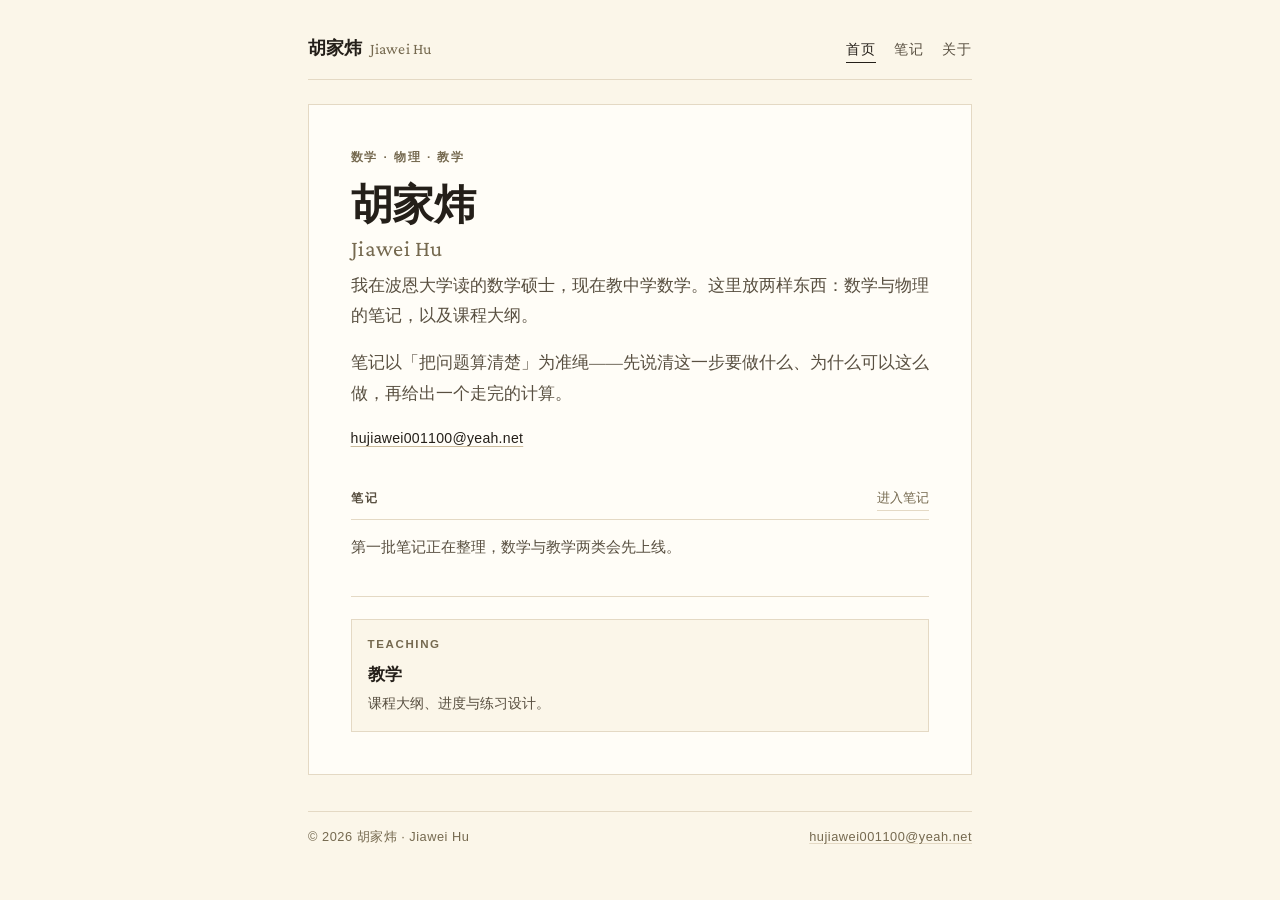
<file: index.html>
<!DOCTYPE html><html lang="zh-CN"><head><meta charset="utf-8"><meta name="viewport" content="width=device-width, initial-scale=1"><meta name="generator" content="Astro v7.4.6"><meta name="theme-color" content="#fbf6e9"><title>胡家炜 · Jiawei Hu</title><meta name="description" content="胡家炜（Jiawei Hu）：数学与物理笔记、教学材料。"><link rel="canonical" href="https://morpheus423.github.io/"><link rel="icon" href="/favicon.svg" type="image/svg+xml"><link rel="sitemap" href="/sitemap-index.xml"><meta property="og:type" content="website"><meta property="og:site_name" content="胡家炜 · Jiawei Hu"><meta property="og:title" content="胡家炜 · Jiawei Hu"><meta property="og:description" content="胡家炜（Jiawei Hu）：数学与物理笔记、教学材料。"><meta property="og:url" content="https://morpheus423.github.io/"><meta name="twitter:card" content="summary"><meta name="twitter:title" content="胡家炜 · Jiawei Hu"><meta name="twitter:description" content="胡家炜（Jiawei Hu）：数学与物理笔记、教学材料。"><link rel="preconnect" href="https://fonts.googleapis.com"><link rel="preconnect" href="https://fonts.gstatic.com" crossorigin><link rel="stylesheet" href="https://fonts.googleapis.com/css2?family=Crimson+Pro:ital,wght@0,400;0,500;0,600;1,400&display=swap"><link rel="stylesheet" href="/_astro/Base.ecWOTzEz.css"><script type="module" src="/_astro/page.B3sWyS9n.js"></script></head><body><div class="shell"><header class="site-header"><div class="masthead"><a class="brand" href="/">胡家炜<span class="brand-latin">Jiawei Hu</span></a><nav class="site-nav" aria-label="主导航"><ul><li><a href="/" aria-current="page">首页</a></li><li><a href="/notes/">笔记</a></li><li><a href="/about/">关于</a></li></ul></nav></div></header><main id="main" class="sheet"><section class="hero"><p class="eyebrow">数学 · 物理 · 教学</p><h1>胡家炜<span class="latin">Jiawei Hu</span></h1><p class="lead">我在波恩大学读的数学硕士，现在教中学数学。这里放两样东西：数学与物理的笔记，以及课程大纲。</p><p class="lead">笔记以「把问题算清楚」为准绳——先说清这一步要做什么、为什么可以这么做，再给出一个走完的计算。</p><p class="contact"><a href="mailto:hujiawei001100@yeah.net">hujiawei001100@yeah.net</a></p></section><section class="block"><div class="block-head"><h2>笔记</h2><a class="more" href="/notes/">进入笔记</a></div><p class="empty">第一批笔记正在整理，数学与教学两类会先上线。</p></section><div class="entries"><a class="entry" href="/notes/teaching/"><span class="entry-label">Teaching</span><span class="entry-title">教学</span><span class="entry-desc">课程大纲、进度与练习设计。</span></a></div></main><footer class="site-footer"><div class="foot-row"><span>© 2026 胡家炜 · Jiawei Hu</span><span><a href="mailto:hujiawei001100@yeah.net">hujiawei001100@yeah.net</a></span></div></footer></div></body></html>
</file>
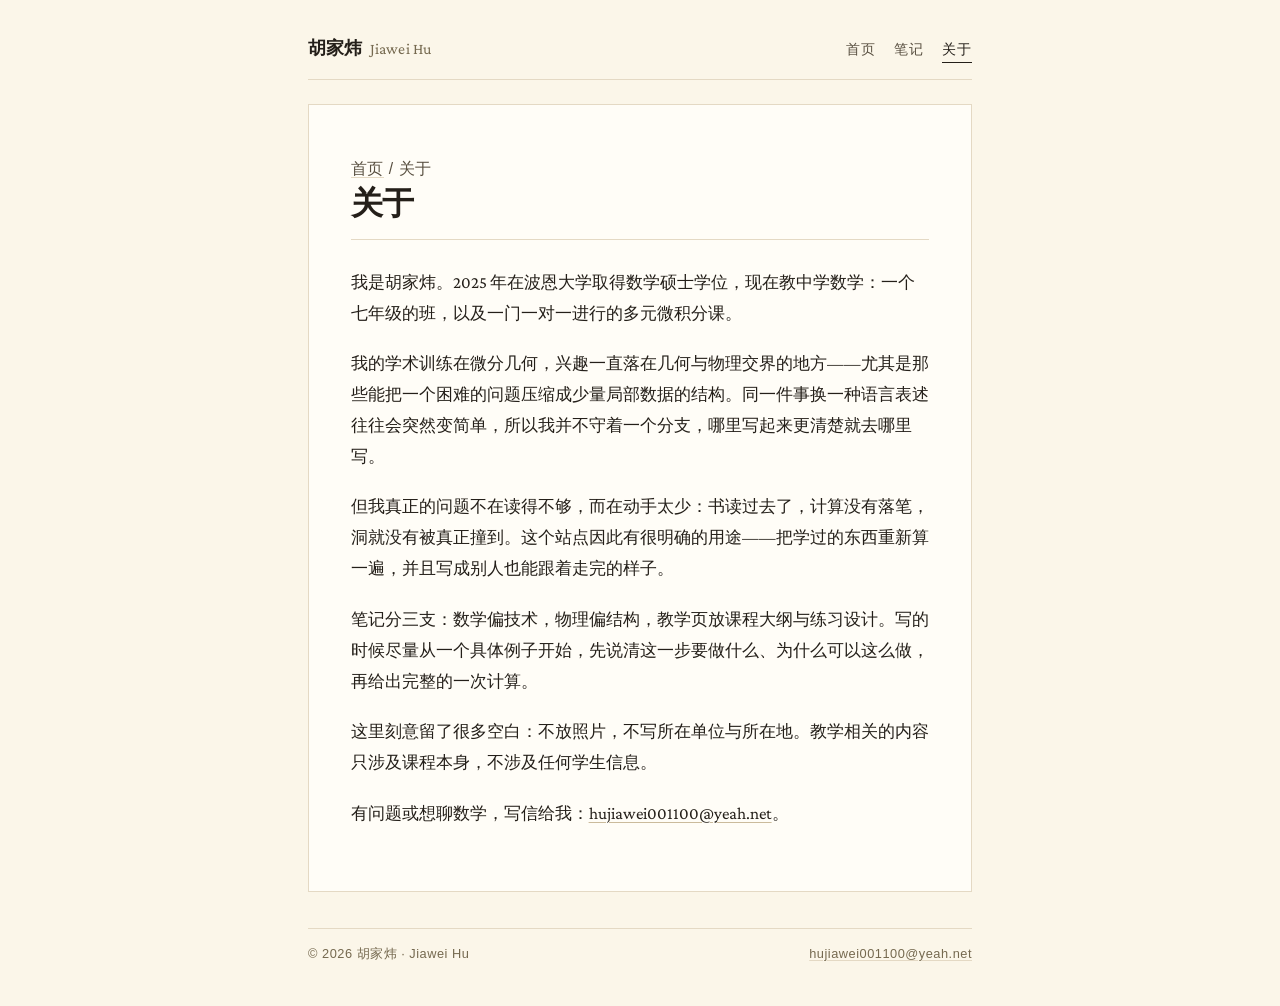
<file: about/index.html>
<!DOCTYPE html><html lang="zh-CN"><head><meta charset="utf-8"><meta name="viewport" content="width=device-width, initial-scale=1"><meta name="generator" content="Astro v7.4.6"><meta name="theme-color" content="#fbf6e9"><title>关于 · 胡家炜 · Jiawei Hu</title><meta name="description" content="胡家炜：波恩大学数学硕士，现为中学数学教师。关于这份主页的说明。"><link rel="canonical" href="https://morpheus423.github.io/about/"><link rel="icon" href="/favicon.svg" type="image/svg+xml"><link rel="sitemap" href="/sitemap-index.xml"><meta property="og:type" content="website"><meta property="og:site_name" content="胡家炜 · Jiawei Hu"><meta property="og:title" content="关于 · 胡家炜 · Jiawei Hu"><meta property="og:description" content="胡家炜：波恩大学数学硕士，现为中学数学教师。关于这份主页的说明。"><meta property="og:url" content="https://morpheus423.github.io/about/"><meta name="twitter:card" content="summary"><meta name="twitter:title" content="关于 · 胡家炜 · Jiawei Hu"><meta name="twitter:description" content="胡家炜：波恩大学数学硕士，现为中学数学教师。关于这份主页的说明。"><link rel="preconnect" href="https://fonts.googleapis.com"><link rel="preconnect" href="https://fonts.gstatic.com" crossorigin><link rel="stylesheet" href="https://fonts.googleapis.com/css2?family=Crimson+Pro:ital,wght@0,400;0,500;0,600;1,400&display=swap"><link rel="stylesheet" href="/_astro/Base.ecWOTzEz.css"><script type="module" src="/_astro/page.B3sWyS9n.js"></script></head><body><div class="shell"><header class="site-header"><div class="masthead"><a class="brand" href="/">胡家炜<span class="brand-latin">Jiawei Hu</span></a><nav class="site-nav" aria-label="主导航"><ul><li><a href="/">首页</a></li><li><a href="/notes/">笔记</a></li><li><a href="/about/" aria-current="page">关于</a></li></ul></nav></div></header><main id="main" class="sheet"><header class="page-head"><p class="crumbs"><a href="/">首页</a> / 关于</p><h1>关于</h1></header><div class="prose"><p>我是胡家炜。2025 年在波恩大学取得数学硕士学位，现在教中学数学：一个七年级的班，以及一门一对一进行的多元微积分课。</p><p>我的学术训练在微分几何，兴趣一直落在几何与物理交界的地方——尤其是那些能把一个困难的问题压缩成少量局部数据的结构。同一件事换一种语言表述往往会突然变简单，所以我并不守着一个分支，哪里写起来更清楚就去哪里写。</p><p>但我真正的问题不在读得不够，而在动手太少：书读过去了，计算没有落笔，洞就没有被真正撞到。这个站点因此有很明确的用途——把学过的东西重新算一遍，并且写成别人也能跟着走完的样子。</p><p>笔记分三支：数学偏技术，物理偏结构，教学页放课程大纲与练习设计。写的时候尽量从一个具体例子开始，先说清这一步要做什么、为什么可以这么做，再给出完整的一次计算。</p><p>这里刻意留了很多空白：不放照片，不写所在单位与所在地。教学相关的内容只涉及课程本身，不涉及任何学生信息。</p><p>有问题或想聊数学，写信给我：<a href="mailto:hujiawei001100@yeah.net">hujiawei001100@yeah.net</a>。</p></div></main><footer class="site-footer"><div class="foot-row"><span>© 2026 胡家炜 · Jiawei Hu</span><span><a href="mailto:hujiawei001100@yeah.net">hujiawei001100@yeah.net</a></span></div></footer></div></body></html>
</file>
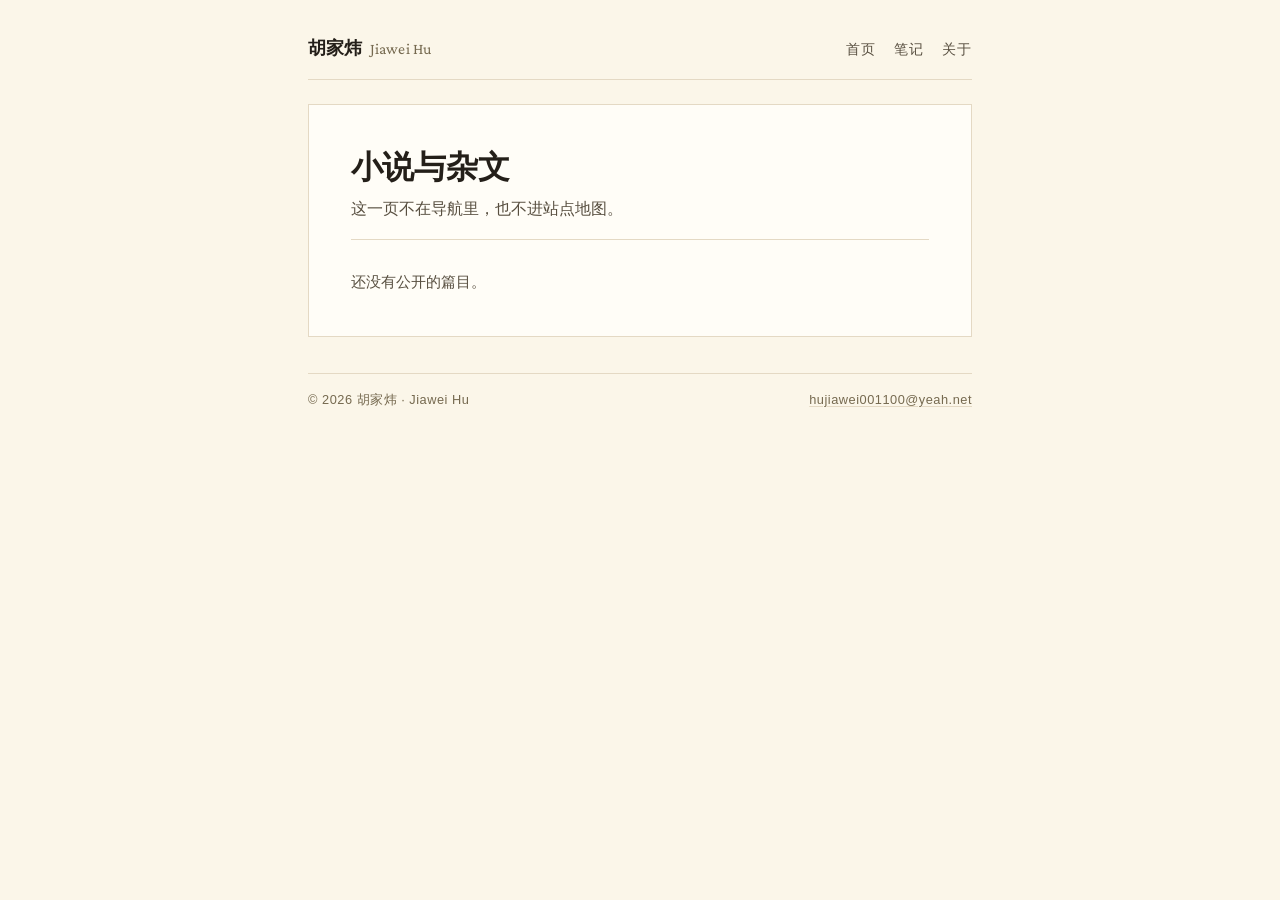
<file: fiction/index.html>
<!DOCTYPE html><html lang="zh-CN"><head><meta charset="utf-8"><meta name="viewport" content="width=device-width, initial-scale=1"><meta name="generator" content="Astro v7.4.6"><meta name="theme-color" content="#fbf6e9"><title>杂记 · 胡家炜 · Jiawei Hu</title><meta name="description" content="小说与杂文。"><link rel="canonical" href="https://morpheus423.github.io/fiction/"><link rel="icon" href="/favicon.svg" type="image/svg+xml"><link rel="sitemap" href="/sitemap-index.xml"><meta name="robots" content="noindex, nofollow"><meta property="og:type" content="website"><meta property="og:site_name" content="胡家炜 · Jiawei Hu"><meta property="og:title" content="杂记 · 胡家炜 · Jiawei Hu"><meta property="og:description" content="小说与杂文。"><meta property="og:url" content="https://morpheus423.github.io/fiction/"><meta name="twitter:card" content="summary"><meta name="twitter:title" content="杂记 · 胡家炜 · Jiawei Hu"><meta name="twitter:description" content="小说与杂文。"><link rel="preconnect" href="https://fonts.googleapis.com"><link rel="preconnect" href="https://fonts.gstatic.com" crossorigin><link rel="stylesheet" href="https://fonts.googleapis.com/css2?family=Crimson+Pro:ital,wght@0,400;0,500;0,600;1,400&display=swap"><link rel="stylesheet" href="/_astro/Base.ecWOTzEz.css"><script type="module" src="/_astro/page.B3sWyS9n.js"></script></head><body><div class="shell"><header class="site-header"><div class="masthead"><a class="brand" href="/">胡家炜<span class="brand-latin">Jiawei Hu</span></a><nav class="site-nav" aria-label="主导航"><ul><li><a href="/">首页</a></li><li><a href="/notes/">笔记</a></li><li><a href="/about/">关于</a></li></ul></nav></div></header><main id="main" class="sheet"><header class="page-head"><h1>小说与杂文</h1><p>这一页不在导航里，也不进站点地图。</p></header><p class="empty">还没有公开的篇目。</p></main><footer class="site-footer"><div class="foot-row"><span>© 2026 胡家炜 · Jiawei Hu</span><span><a href="mailto:hujiawei001100@yeah.net">hujiawei001100@yeah.net</a></span></div></footer></div></body></html>
</file>
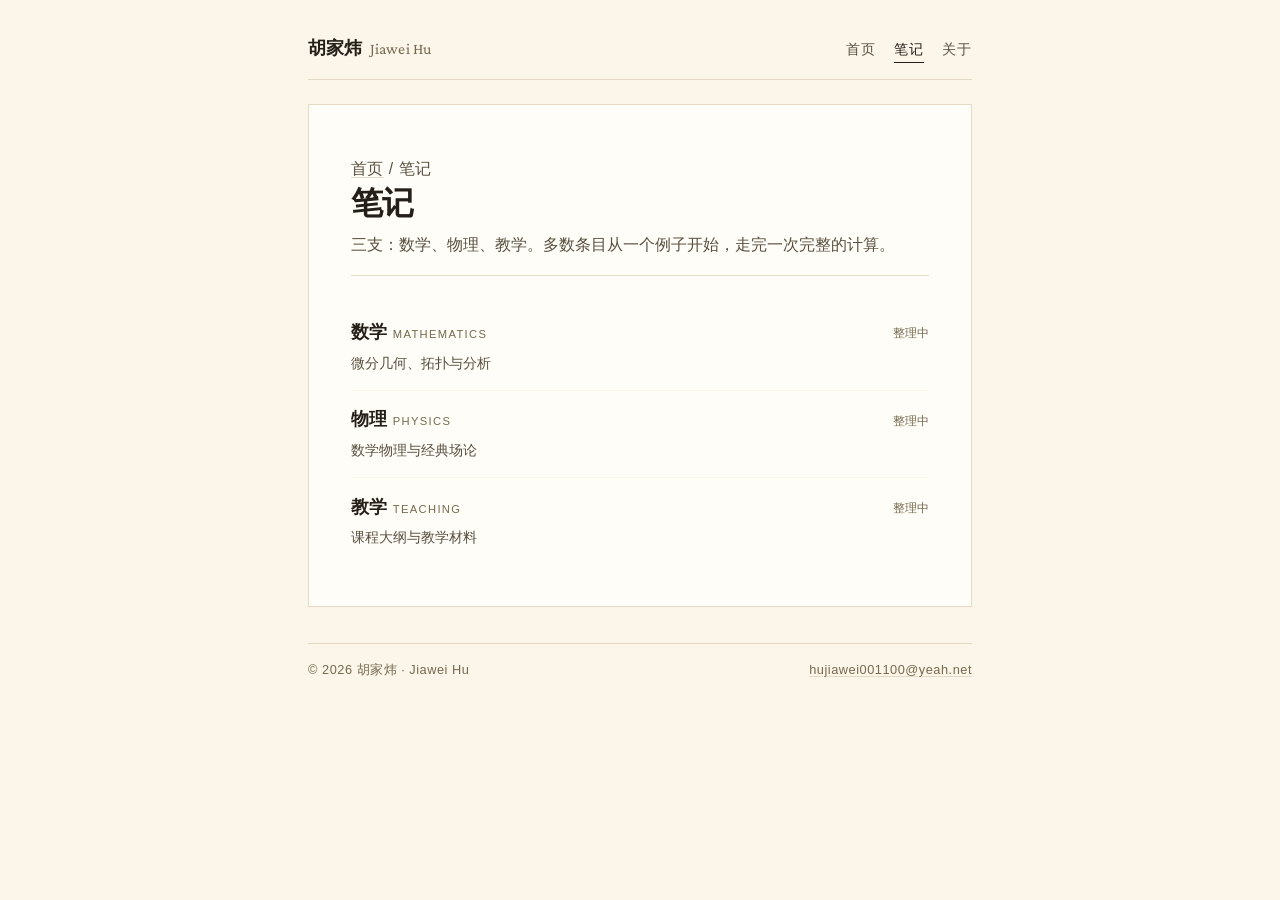
<file: notes/index.html>
<!DOCTYPE html><html lang="zh-CN"><head><meta charset="utf-8"><meta name="viewport" content="width=device-width, initial-scale=1"><meta name="generator" content="Astro v7.4.6"><meta name="theme-color" content="#fbf6e9"><title>笔记 · 胡家炜 · Jiawei Hu</title><meta name="description" content="数学、物理与教学三类笔记：微分几何、拓扑、数学物理，以及课程大纲。"><link rel="canonical" href="https://morpheus423.github.io/notes/"><link rel="icon" href="/favicon.svg" type="image/svg+xml"><link rel="sitemap" href="/sitemap-index.xml"><meta property="og:type" content="website"><meta property="og:site_name" content="胡家炜 · Jiawei Hu"><meta property="og:title" content="笔记 · 胡家炜 · Jiawei Hu"><meta property="og:description" content="数学、物理与教学三类笔记：微分几何、拓扑、数学物理，以及课程大纲。"><meta property="og:url" content="https://morpheus423.github.io/notes/"><meta name="twitter:card" content="summary"><meta name="twitter:title" content="笔记 · 胡家炜 · Jiawei Hu"><meta name="twitter:description" content="数学、物理与教学三类笔记：微分几何、拓扑、数学物理，以及课程大纲。"><link rel="preconnect" href="https://fonts.googleapis.com"><link rel="preconnect" href="https://fonts.gstatic.com" crossorigin><link rel="stylesheet" href="https://fonts.googleapis.com/css2?family=Crimson+Pro:ital,wght@0,400;0,500;0,600;1,400&display=swap"><link rel="stylesheet" href="/_astro/Base.ecWOTzEz.css"><script type="module" src="/_astro/page.B3sWyS9n.js"></script></head><body><div class="shell"><header class="site-header"><div class="masthead"><a class="brand" href="/">胡家炜<span class="brand-latin">Jiawei Hu</span></a><nav class="site-nav" aria-label="主导航"><ul><li><a href="/">首页</a></li><li><a href="/notes/" aria-current="page">笔记</a></li><li><a href="/about/">关于</a></li></ul></nav></div></header><main id="main" class="sheet"><header class="page-head"><p class="crumbs"><a href="/">首页</a> / 笔记</p><h1>笔记</h1><p>三支：数学、物理、教学。多数条目从一个例子开始，走完一次完整的计算。</p></header><ul class="branch-list"><li><a class="branch-link" href="/notes/math/"><span class="branch-name">数学<small>Mathematics</small></span><span class="branch-count">整理中</span><span class="branch-desc">微分几何、拓扑与分析</span></a></li><li><a class="branch-link" href="/notes/physics/"><span class="branch-name">物理<small>Physics</small></span><span class="branch-count">整理中</span><span class="branch-desc">数学物理与经典场论</span></a></li><li><a class="branch-link" href="/notes/teaching/"><span class="branch-name">教学<small>Teaching</small></span><span class="branch-count">整理中</span><span class="branch-desc">课程大纲与教学材料</span></a></li></ul></main><footer class="site-footer"><div class="foot-row"><span>© 2026 胡家炜 · Jiawei Hu</span><span><a href="mailto:hujiawei001100@yeah.net">hujiawei001100@yeah.net</a></span></div></footer></div></body></html>
</file>
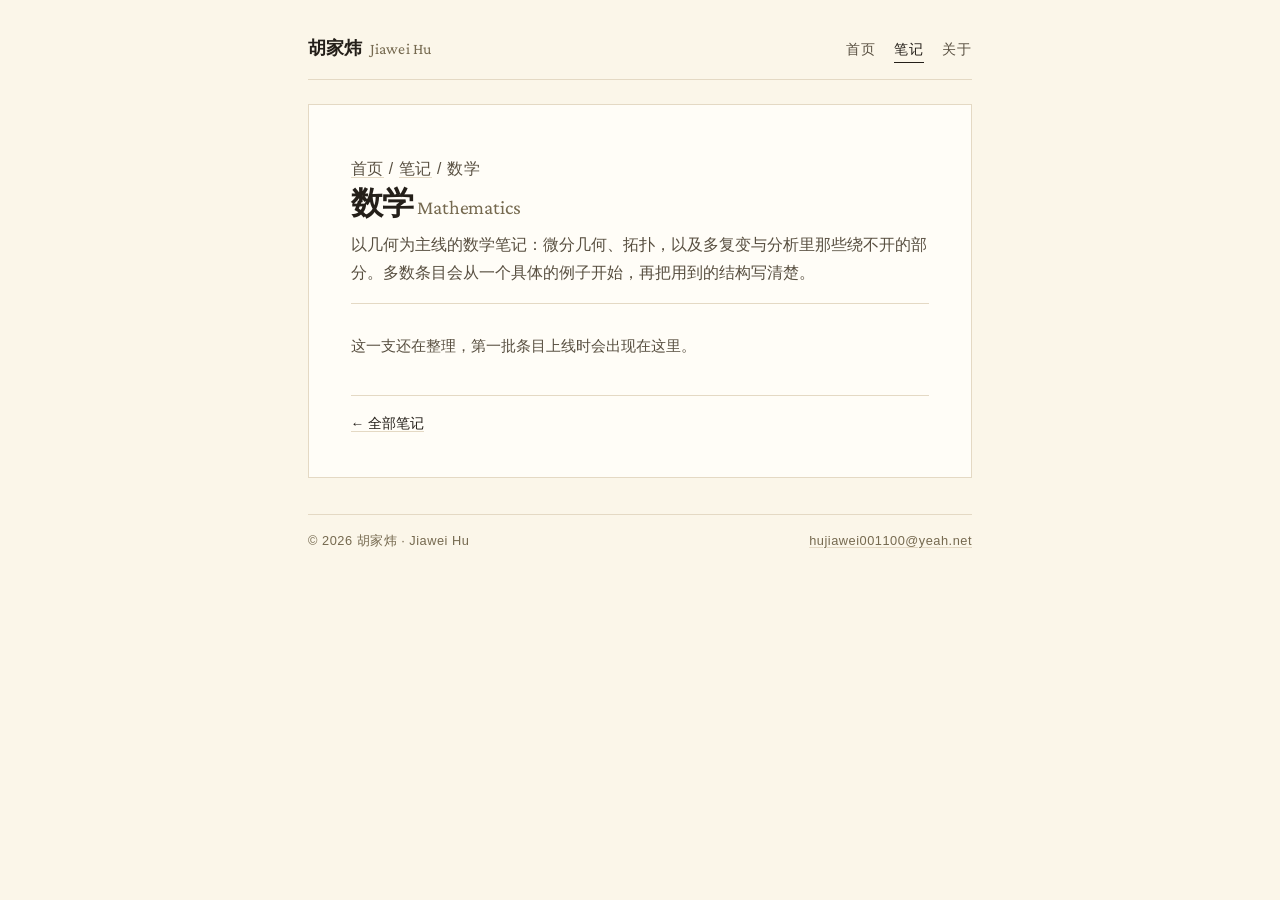
<file: notes/math/index.html>
<!DOCTYPE html><html lang="zh-CN"><head><meta charset="utf-8"><meta name="viewport" content="width=device-width, initial-scale=1"><meta name="generator" content="Astro v7.4.6"><meta name="theme-color" content="#fbf6e9"><title>数学 · 胡家炜 · Jiawei Hu</title><meta name="description" content="微分几何、拓扑与分析"><link rel="canonical" href="https://morpheus423.github.io/notes/math/"><link rel="icon" href="/favicon.svg" type="image/svg+xml"><link rel="sitemap" href="/sitemap-index.xml"><meta property="og:type" content="website"><meta property="og:site_name" content="胡家炜 · Jiawei Hu"><meta property="og:title" content="数学 · 胡家炜 · Jiawei Hu"><meta property="og:description" content="微分几何、拓扑与分析"><meta property="og:url" content="https://morpheus423.github.io/notes/math/"><meta name="twitter:card" content="summary"><meta name="twitter:title" content="数学 · 胡家炜 · Jiawei Hu"><meta name="twitter:description" content="微分几何、拓扑与分析"><link rel="preconnect" href="https://fonts.googleapis.com"><link rel="preconnect" href="https://fonts.gstatic.com" crossorigin><link rel="stylesheet" href="https://fonts.googleapis.com/css2?family=Crimson+Pro:ital,wght@0,400;0,500;0,600;1,400&display=swap"><link rel="stylesheet" href="/_astro/Base.ecWOTzEz.css"><script type="module" src="/_astro/page.B3sWyS9n.js"></script></head><body><div class="shell"><header class="site-header"><div class="masthead"><a class="brand" href="/">胡家炜<span class="brand-latin">Jiawei Hu</span></a><nav class="site-nav" aria-label="主导航"><ul><li><a href="/">首页</a></li><li><a href="/notes/" aria-current="page">笔记</a></li><li><a href="/about/">关于</a></li></ul></nav></div></header><main id="main" class="sheet"><header class="page-head"><p class="crumbs"><a href="/">首页</a> / <a href="/notes/">笔记</a> / 数学</p><h1>数学<span class="branch-en">Mathematics</span></h1><p>以几何为主线的数学笔记：微分几何、拓扑，以及多复变与分析里那些绕不开的部分。多数条目会从一个具体的例子开始，再把用到的结构写清楚。</p></header><p class="empty">这一支还在整理，第一批条目上线时会出现在这里。</p><p class="back-link"><a href="/notes/">← 全部笔记</a></p></main><footer class="site-footer"><div class="foot-row"><span>© 2026 胡家炜 · Jiawei Hu</span><span><a href="mailto:hujiawei001100@yeah.net">hujiawei001100@yeah.net</a></span></div></footer></div></body></html>
</file>
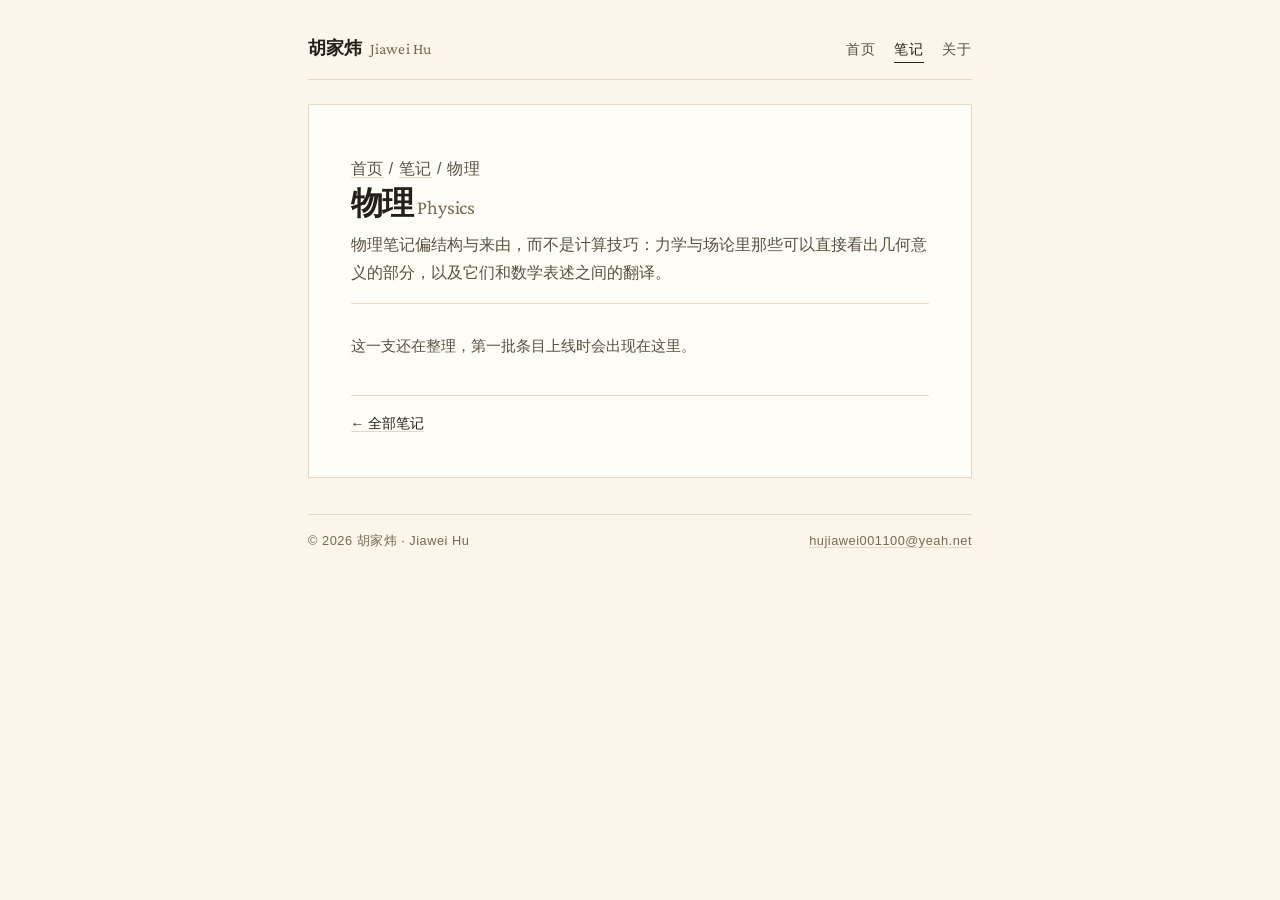
<file: notes/physics/index.html>
<!DOCTYPE html><html lang="zh-CN"><head><meta charset="utf-8"><meta name="viewport" content="width=device-width, initial-scale=1"><meta name="generator" content="Astro v7.4.6"><meta name="theme-color" content="#fbf6e9"><title>物理 · 胡家炜 · Jiawei Hu</title><meta name="description" content="数学物理与经典场论"><link rel="canonical" href="https://morpheus423.github.io/notes/physics/"><link rel="icon" href="/favicon.svg" type="image/svg+xml"><link rel="sitemap" href="/sitemap-index.xml"><meta property="og:type" content="website"><meta property="og:site_name" content="胡家炜 · Jiawei Hu"><meta property="og:title" content="物理 · 胡家炜 · Jiawei Hu"><meta property="og:description" content="数学物理与经典场论"><meta property="og:url" content="https://morpheus423.github.io/notes/physics/"><meta name="twitter:card" content="summary"><meta name="twitter:title" content="物理 · 胡家炜 · Jiawei Hu"><meta name="twitter:description" content="数学物理与经典场论"><link rel="preconnect" href="https://fonts.googleapis.com"><link rel="preconnect" href="https://fonts.gstatic.com" crossorigin><link rel="stylesheet" href="https://fonts.googleapis.com/css2?family=Crimson+Pro:ital,wght@0,400;0,500;0,600;1,400&display=swap"><link rel="stylesheet" href="/_astro/Base.ecWOTzEz.css"><script type="module" src="/_astro/page.B3sWyS9n.js"></script></head><body><div class="shell"><header class="site-header"><div class="masthead"><a class="brand" href="/">胡家炜<span class="brand-latin">Jiawei Hu</span></a><nav class="site-nav" aria-label="主导航"><ul><li><a href="/">首页</a></li><li><a href="/notes/" aria-current="page">笔记</a></li><li><a href="/about/">关于</a></li></ul></nav></div></header><main id="main" class="sheet"><header class="page-head"><p class="crumbs"><a href="/">首页</a> / <a href="/notes/">笔记</a> / 物理</p><h1>物理<span class="branch-en">Physics</span></h1><p>物理笔记偏结构与来由，而不是计算技巧：力学与场论里那些可以直接看出几何意义的部分，以及它们和数学表述之间的翻译。</p></header><p class="empty">这一支还在整理，第一批条目上线时会出现在这里。</p><p class="back-link"><a href="/notes/">← 全部笔记</a></p></main><footer class="site-footer"><div class="foot-row"><span>© 2026 胡家炜 · Jiawei Hu</span><span><a href="mailto:hujiawei001100@yeah.net">hujiawei001100@yeah.net</a></span></div></footer></div></body></html>
</file>
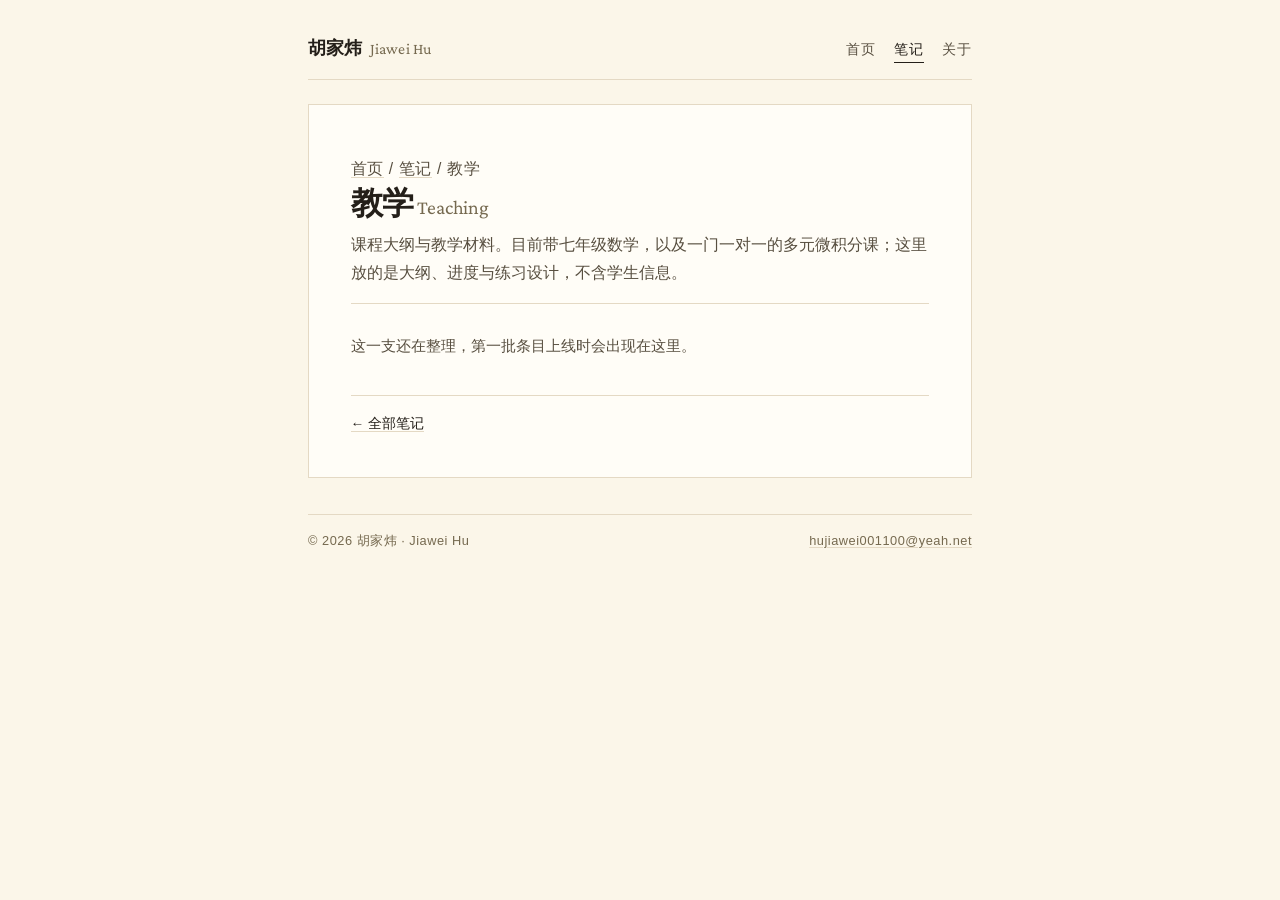
<file: notes/teaching/index.html>
<!DOCTYPE html><html lang="zh-CN"><head><meta charset="utf-8"><meta name="viewport" content="width=device-width, initial-scale=1"><meta name="generator" content="Astro v7.4.6"><meta name="theme-color" content="#fbf6e9"><title>教学 · 胡家炜 · Jiawei Hu</title><meta name="description" content="课程大纲与教学材料"><link rel="canonical" href="https://morpheus423.github.io/notes/teaching/"><link rel="icon" href="/favicon.svg" type="image/svg+xml"><link rel="sitemap" href="/sitemap-index.xml"><meta property="og:type" content="website"><meta property="og:site_name" content="胡家炜 · Jiawei Hu"><meta property="og:title" content="教学 · 胡家炜 · Jiawei Hu"><meta property="og:description" content="课程大纲与教学材料"><meta property="og:url" content="https://morpheus423.github.io/notes/teaching/"><meta name="twitter:card" content="summary"><meta name="twitter:title" content="教学 · 胡家炜 · Jiawei Hu"><meta name="twitter:description" content="课程大纲与教学材料"><link rel="preconnect" href="https://fonts.googleapis.com"><link rel="preconnect" href="https://fonts.gstatic.com" crossorigin><link rel="stylesheet" href="https://fonts.googleapis.com/css2?family=Crimson+Pro:ital,wght@0,400;0,500;0,600;1,400&display=swap"><link rel="stylesheet" href="/_astro/Base.ecWOTzEz.css"><script type="module" src="/_astro/page.B3sWyS9n.js"></script></head><body><div class="shell"><header class="site-header"><div class="masthead"><a class="brand" href="/">胡家炜<span class="brand-latin">Jiawei Hu</span></a><nav class="site-nav" aria-label="主导航"><ul><li><a href="/">首页</a></li><li><a href="/notes/" aria-current="page">笔记</a></li><li><a href="/about/">关于</a></li></ul></nav></div></header><main id="main" class="sheet"><header class="page-head"><p class="crumbs"><a href="/">首页</a> / <a href="/notes/">笔记</a> / 教学</p><h1>教学<span class="branch-en">Teaching</span></h1><p>课程大纲与教学材料。目前带七年级数学，以及一门一对一的多元微积分课；这里放的是大纲、进度与练习设计，不含学生信息。</p></header><p class="empty">这一支还在整理，第一批条目上线时会出现在这里。</p><p class="back-link"><a href="/notes/">← 全部笔记</a></p></main><footer class="site-footer"><div class="foot-row"><span>© 2026 胡家炜 · Jiawei Hu</span><span><a href="mailto:hujiawei001100@yeah.net">hujiawei001100@yeah.net</a></span></div></footer></div></body></html>
</file>
<file: _astro/Base.ecWOTzEz.css>
@font-face{font-display:block;font-family:KaTeX_AMS;font-style:normal;font-weight:400;src:url(/_astro/KaTeX_AMS-Regular.BQhdFMY1.woff2)format("woff2"),url(/_astro/KaTeX_AMS-Regular.DMm9YOAa.woff)format("woff"),url(/_astro/KaTeX_AMS-Regular.DRggAlZN.ttf)format("truetype")}@font-face{font-display:block;font-family:KaTeX_Caligraphic;font-style:normal;font-weight:700;src:url(/_astro/KaTeX_Caligraphic-Bold.Dq_IR9rO.woff2)format("woff2"),url(/_astro/KaTeX_Caligraphic-Bold.BEiXGLvX.woff)format("woff"),url(/_astro/KaTeX_Caligraphic-Bold.ATXxdsX0.ttf)format("truetype")}@font-face{font-display:block;font-family:KaTeX_Caligraphic;font-style:normal;font-weight:400;src:url(/_astro/KaTeX_Caligraphic-Regular.Di6jR-x-.woff2)format("woff2"),url(/_astro/KaTeX_Caligraphic-Regular.CTRA-rTL.woff)format("woff"),url(/_astro/KaTeX_Caligraphic-Regular.wX97UBjC.ttf)format("truetype")}@font-face{font-display:block;font-family:KaTeX_Fraktur;font-style:normal;font-weight:700;src:url(/_astro/KaTeX_Fraktur-Bold.CL6g_b3V.woff2)format("woff2"),url(/_astro/KaTeX_Fraktur-Bold.BsDP51OF.woff)format("woff"),url(/_astro/KaTeX_Fraktur-Bold.BdnERNNW.ttf)format("truetype")}@font-face{font-display:block;font-family:KaTeX_Fraktur;font-style:normal;font-weight:400;src:url(/_astro/KaTeX_Fraktur-Regular.CTYiF6lA.woff2)format("woff2"),url(/_astro/KaTeX_Fraktur-Regular.Dxdc4cR9.woff)format("woff"),url(/_astro/KaTeX_Fraktur-Regular.CB_wures.ttf)format("truetype")}@font-face{font-display:block;font-family:KaTeX_Main;font-style:normal;font-weight:700;src:url(/_astro/KaTeX_Main-Bold.Cx986IdX.woff2)format("woff2"),url(/_astro/KaTeX_Main-Bold.Jm3AIy58.woff)format("woff"),url(/_astro/KaTeX_Main-Bold.waoOVXN0.ttf)format("truetype")}@font-face{font-display:block;font-family:KaTeX_Main;font-style:italic;font-weight:700;src:url(/_astro/KaTeX_Main-BoldItalic.DxDJ3AOS.woff2)format("woff2"),url(/_astro/KaTeX_Main-BoldItalic.SpSLRI95.woff)format("woff"),url(/_astro/KaTeX_Main-BoldItalic.DzxPMmG6.ttf)format("truetype")}@font-face{font-display:block;font-family:KaTeX_Main;font-style:italic;font-weight:400;src:url(/_astro/KaTeX_Main-Italic.NWA7e6Wa.woff2)format("woff2"),url(/_astro/KaTeX_Main-Italic.BMLOBm91.woff)format("woff"),url(/_astro/KaTeX_Main-Italic.3WenGoN9.ttf)format("truetype")}@font-face{font-display:block;font-family:KaTeX_Main;font-style:normal;font-weight:400;src:url(/_astro/KaTeX_Main-Regular.B22Nviop.woff2)format("woff2"),url(/_astro/KaTeX_Main-Regular.Dr94JaBh.woff)format("woff"),url(/_astro/KaTeX_Main-Regular.ypZvNtVU.ttf)format("truetype")}@font-face{font-display:block;font-family:KaTeX_Math;font-style:italic;font-weight:700;src:url(/_astro/KaTeX_Math-BoldItalic.CZnvNsCZ.woff2)format("woff2"),url(/_astro/KaTeX_Math-BoldItalic.iY-2wyZ7.woff)format("woff"),url(/_astro/KaTeX_Math-BoldItalic.B3XSjfu4.ttf)format("truetype")}@font-face{font-display:block;font-family:KaTeX_Math;font-style:italic;font-weight:400;src:url(/_astro/KaTeX_Math-Italic.t53AETM-.woff2)format("woff2"),url(/_astro/KaTeX_Math-Italic.DA0__PXp.woff)format("woff"),url(/_astro/KaTeX_Math-Italic.flOr_0UB.ttf)format("truetype")}@font-face{font-display:block;font-family:KaTeX_SansSerif;font-style:normal;font-weight:700;src:url(/_astro/KaTeX_SansSerif-Bold.D1sUS0GD.woff2)format("woff2"),url(/_astro/KaTeX_SansSerif-Bold.DbIhKOiC.woff)format("woff"),url(/_astro/KaTeX_SansSerif-Bold.CFMepnvq.ttf)format("truetype")}@font-face{font-display:block;font-family:KaTeX_SansSerif;font-style:italic;font-weight:400;src:url(/_astro/KaTeX_SansSerif-Italic.C3H0VqGB.woff2)format("woff2"),url(/_astro/KaTeX_SansSerif-Italic.DN2j7dab.woff)format("woff"),url(/_astro/KaTeX_SansSerif-Italic.YYjJ1zSn.ttf)format("truetype")}@font-face{font-display:block;font-family:KaTeX_SansSerif;font-style:normal;font-weight:400;src:url(/_astro/KaTeX_SansSerif-Regular.DDBCnlJ7.woff2)format("woff2"),url(/_astro/KaTeX_SansSerif-Regular.CS6fqUqJ.woff)format("woff"),url(/_astro/KaTeX_SansSerif-Regular.BNo7hRIc.ttf)format("truetype")}@font-face{font-display:block;font-family:KaTeX_Script;font-style:normal;font-weight:400;src:url(/_astro/KaTeX_Script-Regular.D3wIWfF6.woff2)format("woff2"),url(/_astro/KaTeX_Script-Regular.D5yQViql.woff)format("woff"),url(/_astro/KaTeX_Script-Regular.C5JkGWo-.ttf)format("truetype")}@font-face{font-display:block;font-family:KaTeX_Size1;font-style:normal;font-weight:400;src:url(/_astro/KaTeX_Size1-Regular.mCD8mA8B.woff2)format("woff2"),url(/_astro/KaTeX_Size1-Regular.C195tn64.woff)format("woff"),url(/_astro/KaTeX_Size1-Regular.Dbsnue_I.ttf)format("truetype")}@font-face{font-display:block;font-family:KaTeX_Size2;font-style:normal;font-weight:400;src:url(/_astro/KaTeX_Size2-Regular.Dy4dx90m.woff2)format("woff2"),url(/_astro/KaTeX_Size2-Regular.oD1tc_U0.woff)format("woff"),url(/_astro/KaTeX_Size2-Regular.B7gKUWhC.ttf)format("truetype")}@font-face{font-display:block;font-family:KaTeX_Size3;font-style:normal;font-weight:400;src:url([data-uri])format("woff2"),url(/_astro/KaTeX_Size3-Regular.CTq5MqoE.woff)format("woff"),url(/_astro/KaTeX_Size3-Regular.DgpXs0kz.ttf)format("truetype")}@font-face{font-display:block;font-family:KaTeX_Size4;font-style:normal;font-weight:400;src:url(/_astro/KaTeX_Size4-Regular.Dl5lxZxV.woff2)format("woff2"),url(/_astro/KaTeX_Size4-Regular.BF-4gkZK.woff)format("woff"),url(/_astro/KaTeX_Size4-Regular.DWFBv043.ttf)format("truetype")}@font-face{font-display:block;font-family:KaTeX_Typewriter;font-style:normal;font-weight:400;src:url(/_astro/KaTeX_Typewriter-Regular.CO6r4hn1.woff2)format("woff2"),url(/_astro/KaTeX_Typewriter-Regular.C0xS9mPB.woff)format("woff"),url(/_astro/KaTeX_Typewriter-Regular.D3Ib7_Hf.ttf)format("truetype")}.katex{text-indent:0;text-rendering:auto;font:1.21em/1.2 KaTeX_Main,math,Times New Roman,serif;position:relative}.katex *{border-color:currentColor;-ms-high-contrast-adjust:none!important}.katex .katex-version:after{content:"0.19.1"}.katex .katex-mathml{-webkit-clip-path:inset(50%);clip-path:inset(50%);border:0;width:1px;height:1px;padding:0;position:absolute;overflow:hidden}.katex .katex-html>.katex-newline{display:block}.katex .katex-base{white-space:nowrap;width:min-content;position:relative}.katex .katex-base,.katex .katex-strut{display:inline-block}.katex .textbf{font-weight:700}.katex .textit{font-style:italic}.katex .textrm{font-family:KaTeX_Main}.katex .textsf{font-family:KaTeX_SansSerif}.katex .texttt{font-family:KaTeX_Typewriter}.katex .mathnormal{font-family:KaTeX_Math;font-style:italic}.katex .mathit{font-family:KaTeX_Main;font-style:italic}.katex .mathrm{font-style:normal}.katex .mathbf{font-family:KaTeX_Main;font-weight:700}.katex .boldsymbol{font-family:KaTeX_Math;font-style:italic;font-weight:700}.katex .amsrm,.katex .mathbb,.katex .textbb{font-family:KaTeX_AMS}.katex .mathcal{font-family:KaTeX_Caligraphic}.katex .mathfrak,.katex .textfrak{font-family:KaTeX_Fraktur}.katex .mathboldfrak,.katex .textboldfrak{font-family:KaTeX_Fraktur;font-weight:700}.katex .mathtt{font-family:KaTeX_Typewriter}.katex .mathscr,.katex .textscr{font-family:KaTeX_Script}.katex .mathsf,.katex .textsf{font-family:KaTeX_SansSerif}.katex .mathboldsf,.katex .textboldsf{font-family:KaTeX_SansSerif;font-weight:700}.katex .mathitsf,.katex .mathsfit,.katex .textitsf{font-family:KaTeX_SansSerif;font-style:italic}.katex .mainrm{font-family:KaTeX_Main;font-style:normal}.katex .vlist-t{border-collapse:collapse;table-layout:fixed;display:inline-table}.katex .vlist-r{display:table-row}.katex .vlist{vertical-align:bottom;display:table-cell;position:relative}.katex .vlist>span{height:0;display:block;position:relative}.katex .vlist>span>span{display:inline-block}.katex .vlist>span>.pstrut{width:0;overflow:hidden}.katex .vlist-t2{margin-right:-2px}.katex .vlist-s{vertical-align:bottom;width:2px;min-width:2px;font-size:1px;display:table-cell}.katex .katex-vbox{flex-direction:column;align-items:baseline;display:inline-flex}.katex .katex-thinbox{flex-direction:row;width:0;max-width:0;display:inline-flex}.katex .msupsub{text-align:left}.katex .mfrac>span>span{text-align:center}.katex .mfrac .frac-line{border-bottom-style:solid;width:100%;display:inline-block}.katex .katex-hdashline,.katex .katex-hline,.katex .katex-overline .overline-line,.katex .katex-rule,.katex .katex-underline .underline-line,.katex .mfrac .frac-line{min-height:1px}.katex .mspace{display:inline-block}.katex .katex-smash{line-height:0;display:inline}.katex .clap,.katex .llap,.katex .rlap{width:0;position:relative}.katex .clap>.katex-inner,.katex .llap>.katex-inner,.katex .rlap>.katex-inner{position:absolute}.katex .clap>.katex-fix,.katex .llap>.katex-fix,.katex .rlap>.katex-fix{display:inline-block}.katex .llap>.katex-inner{right:0}.katex .clap>.katex-inner,.katex .rlap>.katex-inner{left:0}.katex .clap>.katex-inner>span{margin-left:-50%;margin-right:50%}.katex .katex-rule{border:0 solid;display:inline-block;position:relative}.katex .katex-hline,.katex .katex-overline .overline-line,.katex .katex-underline .underline-line{border-bottom-style:solid;width:100%;display:inline-block}.katex .katex-hdashline{border-bottom-style:dashed;width:100%;display:inline-block}.katex .sqrt>.katex-root{margin-left:.277778em;margin-right:-.555556em}.katex .fontsize-ensurer.reset-size1.size1,.katex .katex-sizing.reset-size1.size1{font-size:1em}.katex .fontsize-ensurer.reset-size1.size2,.katex .katex-sizing.reset-size1.size2{font-size:1.2em}.katex .fontsize-ensurer.reset-size1.size3,.katex .katex-sizing.reset-size1.size3{font-size:1.4em}.katex .fontsize-ensurer.reset-size1.size4,.katex .katex-sizing.reset-size1.size4{font-size:1.6em}.katex .fontsize-ensurer.reset-size1.size5,.katex .katex-sizing.reset-size1.size5{font-size:1.8em}.katex .fontsize-ensurer.reset-size1.size6,.katex .katex-sizing.reset-size1.size6{font-size:2em}.katex .fontsize-ensurer.reset-size1.size7,.katex .katex-sizing.reset-size1.size7{font-size:2.4em}.katex .fontsize-ensurer.reset-size1.size8,.katex .katex-sizing.reset-size1.size8{font-size:2.88em}.katex .fontsize-ensurer.reset-size1.size9,.katex .katex-sizing.reset-size1.size9{font-size:3.456em}.katex .fontsize-ensurer.reset-size1.size10,.katex .katex-sizing.reset-size1.size10{font-size:4.148em}.katex .fontsize-ensurer.reset-size1.size11,.katex .katex-sizing.reset-size1.size11{font-size:4.976em}.katex .fontsize-ensurer.reset-size2.size1,.katex .katex-sizing.reset-size2.size1{font-size:.833333em}.katex .fontsize-ensurer.reset-size2.size2,.katex .katex-sizing.reset-size2.size2{font-size:1em}.katex .fontsize-ensurer.reset-size2.size3,.katex .katex-sizing.reset-size2.size3{font-size:1.16667em}.katex .fontsize-ensurer.reset-size2.size4,.katex .katex-sizing.reset-size2.size4{font-size:1.33333em}.katex .fontsize-ensurer.reset-size2.size5,.katex .katex-sizing.reset-size2.size5{font-size:1.5em}.katex .fontsize-ensurer.reset-size2.size6,.katex .katex-sizing.reset-size2.size6{font-size:1.66667em}.katex .fontsize-ensurer.reset-size2.size7,.katex .katex-sizing.reset-size2.size7{font-size:2em}.katex .fontsize-ensurer.reset-size2.size8,.katex .katex-sizing.reset-size2.size8{font-size:2.4em}.katex .fontsize-ensurer.reset-size2.size9,.katex .katex-sizing.reset-size2.size9{font-size:2.88em}.katex .fontsize-ensurer.reset-size2.size10,.katex .katex-sizing.reset-size2.size10{font-size:3.45667em}.katex .fontsize-ensurer.reset-size2.size11,.katex .katex-sizing.reset-size2.size11{font-size:4.14667em}.katex .fontsize-ensurer.reset-size3.size1,.katex .katex-sizing.reset-size3.size1{font-size:.714286em}.katex .fontsize-ensurer.reset-size3.size2,.katex .katex-sizing.reset-size3.size2{font-size:.857143em}.katex .fontsize-ensurer.reset-size3.size3,.katex .katex-sizing.reset-size3.size3{font-size:1em}.katex .fontsize-ensurer.reset-size3.size4,.katex .katex-sizing.reset-size3.size4{font-size:1.14286em}.katex .fontsize-ensurer.reset-size3.size5,.katex .katex-sizing.reset-size3.size5{font-size:1.28571em}.katex .fontsize-ensurer.reset-size3.size6,.katex .katex-sizing.reset-size3.size6{font-size:1.42857em}.katex .fontsize-ensurer.reset-size3.size7,.katex .katex-sizing.reset-size3.size7{font-size:1.71429em}.katex .fontsize-ensurer.reset-size3.size8,.katex .katex-sizing.reset-size3.size8{font-size:2.05714em}.katex .fontsize-ensurer.reset-size3.size9,.katex .katex-sizing.reset-size3.size9{font-size:2.46857em}.katex .fontsize-ensurer.reset-size3.size10,.katex .katex-sizing.reset-size3.size10{font-size:2.96286em}.katex .fontsize-ensurer.reset-size3.size11,.katex .katex-sizing.reset-size3.size11{font-size:3.55429em}.katex .fontsize-ensurer.reset-size4.size1,.katex .katex-sizing.reset-size4.size1{font-size:.625em}.katex .fontsize-ensurer.reset-size4.size2,.katex .katex-sizing.reset-size4.size2{font-size:.75em}.katex .fontsize-ensurer.reset-size4.size3,.katex .katex-sizing.reset-size4.size3{font-size:.875em}.katex .fontsize-ensurer.reset-size4.size4,.katex .katex-sizing.reset-size4.size4{font-size:1em}.katex .fontsize-ensurer.reset-size4.size5,.katex .katex-sizing.reset-size4.size5{font-size:1.125em}.katex .fontsize-ensurer.reset-size4.size6,.katex .katex-sizing.reset-size4.size6{font-size:1.25em}.katex .fontsize-ensurer.reset-size4.size7,.katex .katex-sizing.reset-size4.size7{font-size:1.5em}.katex .fontsize-ensurer.reset-size4.size8,.katex .katex-sizing.reset-size4.size8{font-size:1.8em}.katex .fontsize-ensurer.reset-size4.size9,.katex .katex-sizing.reset-size4.size9{font-size:2.16em}.katex .fontsize-ensurer.reset-size4.size10,.katex .katex-sizing.reset-size4.size10{font-size:2.5925em}.katex .fontsize-ensurer.reset-size4.size11,.katex .katex-sizing.reset-size4.size11{font-size:3.11em}.katex .fontsize-ensurer.reset-size5.size1,.katex .katex-sizing.reset-size5.size1{font-size:.555556em}.katex .fontsize-ensurer.reset-size5.size2,.katex .katex-sizing.reset-size5.size2{font-size:.666667em}.katex .fontsize-ensurer.reset-size5.size3,.katex .katex-sizing.reset-size5.size3{font-size:.777778em}.katex .fontsize-ensurer.reset-size5.size4,.katex .katex-sizing.reset-size5.size4{font-size:.888889em}.katex .fontsize-ensurer.reset-size5.size5,.katex .katex-sizing.reset-size5.size5{font-size:1em}.katex .fontsize-ensurer.reset-size5.size6,.katex .katex-sizing.reset-size5.size6{font-size:1.11111em}.katex .fontsize-ensurer.reset-size5.size7,.katex .katex-sizing.reset-size5.size7{font-size:1.33333em}.katex .fontsize-ensurer.reset-size5.size8,.katex .katex-sizing.reset-size5.size8{font-size:1.6em}.katex .fontsize-ensurer.reset-size5.size9,.katex .katex-sizing.reset-size5.size9{font-size:1.92em}.katex .fontsize-ensurer.reset-size5.size10,.katex .katex-sizing.reset-size5.size10{font-size:2.30444em}.katex .fontsize-ensurer.reset-size5.size11,.katex .katex-sizing.reset-size5.size11{font-size:2.76444em}.katex .fontsize-ensurer.reset-size6.size1,.katex .katex-sizing.reset-size6.size1{font-size:.5em}.katex .fontsize-ensurer.reset-size6.size2,.katex .katex-sizing.reset-size6.size2{font-size:.6em}.katex .fontsize-ensurer.reset-size6.size3,.katex .katex-sizing.reset-size6.size3{font-size:.7em}.katex .fontsize-ensurer.reset-size6.size4,.katex .katex-sizing.reset-size6.size4{font-size:.8em}.katex .fontsize-ensurer.reset-size6.size5,.katex .katex-sizing.reset-size6.size5{font-size:.9em}.katex .fontsize-ensurer.reset-size6.size6,.katex .katex-sizing.reset-size6.size6{font-size:1em}.katex .fontsize-ensurer.reset-size6.size7,.katex .katex-sizing.reset-size6.size7{font-size:1.2em}.katex .fontsize-ensurer.reset-size6.size8,.katex .katex-sizing.reset-size6.size8{font-size:1.44em}.katex .fontsize-ensurer.reset-size6.size9,.katex .katex-sizing.reset-size6.size9{font-size:1.728em}.katex .fontsize-ensurer.reset-size6.size10,.katex .katex-sizing.reset-size6.size10{font-size:2.074em}.katex .fontsize-ensurer.reset-size6.size11,.katex .katex-sizing.reset-size6.size11{font-size:2.488em}.katex .fontsize-ensurer.reset-size7.size1,.katex .katex-sizing.reset-size7.size1{font-size:.416667em}.katex .fontsize-ensurer.reset-size7.size2,.katex .katex-sizing.reset-size7.size2{font-size:.5em}.katex .fontsize-ensurer.reset-size7.size3,.katex .katex-sizing.reset-size7.size3{font-size:.583333em}.katex .fontsize-ensurer.reset-size7.size4,.katex .katex-sizing.reset-size7.size4{font-size:.666667em}.katex .fontsize-ensurer.reset-size7.size5,.katex .katex-sizing.reset-size7.size5{font-size:.75em}.katex .fontsize-ensurer.reset-size7.size6,.katex .katex-sizing.reset-size7.size6{font-size:.833333em}.katex .fontsize-ensurer.reset-size7.size7,.katex .katex-sizing.reset-size7.size7{font-size:1em}.katex .fontsize-ensurer.reset-size7.size8,.katex .katex-sizing.reset-size7.size8{font-size:1.2em}.katex .fontsize-ensurer.reset-size7.size9,.katex .katex-sizing.reset-size7.size9{font-size:1.44em}.katex .fontsize-ensurer.reset-size7.size10,.katex .katex-sizing.reset-size7.size10{font-size:1.72833em}.katex .fontsize-ensurer.reset-size7.size11,.katex .katex-sizing.reset-size7.size11{font-size:2.07333em}.katex .fontsize-ensurer.reset-size8.size1,.katex .katex-sizing.reset-size8.size1{font-size:.347222em}.katex .fontsize-ensurer.reset-size8.size2,.katex .katex-sizing.reset-size8.size2{font-size:.416667em}.katex .fontsize-ensurer.reset-size8.size3,.katex .katex-sizing.reset-size8.size3{font-size:.486111em}.katex .fontsize-ensurer.reset-size8.size4,.katex .katex-sizing.reset-size8.size4{font-size:.555556em}.katex .fontsize-ensurer.reset-size8.size5,.katex .katex-sizing.reset-size8.size5{font-size:.625em}.katex .fontsize-ensurer.reset-size8.size6,.katex .katex-sizing.reset-size8.size6{font-size:.694444em}.katex .fontsize-ensurer.reset-size8.size7,.katex .katex-sizing.reset-size8.size7{font-size:.833333em}.katex .fontsize-ensurer.reset-size8.size8,.katex .katex-sizing.reset-size8.size8{font-size:1em}.katex .fontsize-ensurer.reset-size8.size9,.katex .katex-sizing.reset-size8.size9{font-size:1.2em}.katex .fontsize-ensurer.reset-size8.size10,.katex .katex-sizing.reset-size8.size10{font-size:1.44028em}.katex .fontsize-ensurer.reset-size8.size11,.katex .katex-sizing.reset-size8.size11{font-size:1.72778em}.katex .fontsize-ensurer.reset-size9.size1,.katex .katex-sizing.reset-size9.size1{font-size:.289352em}.katex .fontsize-ensurer.reset-size9.size2,.katex .katex-sizing.reset-size9.size2{font-size:.347222em}.katex .fontsize-ensurer.reset-size9.size3,.katex .katex-sizing.reset-size9.size3{font-size:.405093em}.katex .fontsize-ensurer.reset-size9.size4,.katex .katex-sizing.reset-size9.size4{font-size:.462963em}.katex .fontsize-ensurer.reset-size9.size5,.katex .katex-sizing.reset-size9.size5{font-size:.520833em}.katex .fontsize-ensurer.reset-size9.size6,.katex .katex-sizing.reset-size9.size6{font-size:.578704em}.katex .fontsize-ensurer.reset-size9.size7,.katex .katex-sizing.reset-size9.size7{font-size:.694444em}.katex .fontsize-ensurer.reset-size9.size8,.katex .katex-sizing.reset-size9.size8{font-size:.833333em}.katex .fontsize-ensurer.reset-size9.size9,.katex .katex-sizing.reset-size9.size9{font-size:1em}.katex .fontsize-ensurer.reset-size9.size10,.katex .katex-sizing.reset-size9.size10{font-size:1.20023em}.katex .fontsize-ensurer.reset-size9.size11,.katex .katex-sizing.reset-size9.size11{font-size:1.43981em}.katex .fontsize-ensurer.reset-size10.size1,.katex .katex-sizing.reset-size10.size1{font-size:.24108em}.katex .fontsize-ensurer.reset-size10.size2,.katex .katex-sizing.reset-size10.size2{font-size:.289296em}.katex .fontsize-ensurer.reset-size10.size3,.katex .katex-sizing.reset-size10.size3{font-size:.337512em}.katex .fontsize-ensurer.reset-size10.size4,.katex .katex-sizing.reset-size10.size4{font-size:.385728em}.katex .fontsize-ensurer.reset-size10.size5,.katex .katex-sizing.reset-size10.size5{font-size:.433944em}.katex .fontsize-ensurer.reset-size10.size6,.katex .katex-sizing.reset-size10.size6{font-size:.48216em}.katex .fontsize-ensurer.reset-size10.size7,.katex .katex-sizing.reset-size10.size7{font-size:.578592em}.katex .fontsize-ensurer.reset-size10.size8,.katex .katex-sizing.reset-size10.size8{font-size:.694311em}.katex .fontsize-ensurer.reset-size10.size9,.katex .katex-sizing.reset-size10.size9{font-size:.833173em}.katex .fontsize-ensurer.reset-size10.size10,.katex .katex-sizing.reset-size10.size10{font-size:1em}.katex .fontsize-ensurer.reset-size10.size11,.katex .katex-sizing.reset-size10.size11{font-size:1.19961em}.katex .fontsize-ensurer.reset-size11.size1,.katex .katex-sizing.reset-size11.size1{font-size:.200965em}.katex .fontsize-ensurer.reset-size11.size2,.katex .katex-sizing.reset-size11.size2{font-size:.241158em}.katex .fontsize-ensurer.reset-size11.size3,.katex .katex-sizing.reset-size11.size3{font-size:.281351em}.katex .fontsize-ensurer.reset-size11.size4,.katex .katex-sizing.reset-size11.size4{font-size:.321543em}.katex .fontsize-ensurer.reset-size11.size5,.katex .katex-sizing.reset-size11.size5{font-size:.361736em}.katex .fontsize-ensurer.reset-size11.size6,.katex .katex-sizing.reset-size11.size6{font-size:.401929em}.katex .fontsize-ensurer.reset-size11.size7,.katex .katex-sizing.reset-size11.size7{font-size:.482315em}.katex .fontsize-ensurer.reset-size11.size8,.katex .katex-sizing.reset-size11.size8{font-size:.578778em}.katex .fontsize-ensurer.reset-size11.size9,.katex .katex-sizing.reset-size11.size9{font-size:.694534em}.katex .fontsize-ensurer.reset-size11.size10,.katex .katex-sizing.reset-size11.size10{font-size:.833601em}.katex .fontsize-ensurer.reset-size11.size11,.katex .katex-sizing.reset-size11.size11{font-size:1em}.katex .delimsizing.size1{font-family:KaTeX_Size1}.katex .delimsizing.size2{font-family:KaTeX_Size2}.katex .delimsizing.size3{font-family:KaTeX_Size3}.katex .delimsizing.size4{font-family:KaTeX_Size4}.katex .delimsizing.mult .delim-size1>span{font-family:KaTeX_Size1}.katex .delimsizing.mult .delim-size4>span{font-family:KaTeX_Size4}.katex .nulldelimiter{width:.12em;display:inline-block}.katex .delimcenter,.katex .op-symbol{position:relative}.katex .op-symbol.small-op{font-family:KaTeX_Size1}.katex .op-symbol.large-op{font-family:KaTeX_Size2}.katex .katex-accent>.vlist-t,.katex .op-limits>.vlist-t{text-align:center}.katex .katex-accent .accent-body{position:relative}.katex .katex-accent .accent-body:not(.accent-full){width:0}.katex .katex-overlay{display:block}.katex .mtable .vertical-separator{min-width:1px;display:inline-block}.katex .mtable .arraycolsep{display:inline-block}.katex .mtable .col-align-c>.vlist-t{text-align:center}.katex .mtable .col-align-l>.vlist-t{text-align:left}.katex .mtable .col-align-r>.vlist-t{text-align:right}.katex .svg-align{text-align:left}.katex svg{fill:currentColor;stroke:currentColor;height:inherit;width:100%;display:block;position:absolute}.katex svg path{stroke:none}.katex svg{fill-rule:nonzero;fill-opacity:1;stroke-width:1px;stroke-linecap:butt;stroke-linejoin:miter;stroke-miterlimit:4;stroke-dasharray:none;stroke-dashoffset:0;stroke-opacity:1}.katex img{border-style:none;min-width:0;max-width:none;min-height:0;max-height:none}.katex .katex-stretchy{width:100%;display:block;position:relative;overflow:hidden}.katex .katex-stretchy:after,.katex .katex-stretchy:before{content:""}.katex .hide-tail{width:100%;position:relative;overflow:hidden}.katex .halfarrow-left{width:50.2%;position:absolute;left:0;overflow:hidden}.katex .halfarrow-right{width:50.2%;position:absolute;right:0;overflow:hidden}.katex .brace-left{width:25.1%;position:absolute;left:0;overflow:hidden}.katex .brace-center{width:50%;position:absolute;left:25%;overflow:hidden}.katex .brace-right{width:25.1%;position:absolute;right:0;overflow:hidden}.katex .x-arrow-pad{padding:0 .5em}.katex .cd-arrow-pad{padding:0 .55556em 0 .27778em}.katex .mover,.katex .munder,.katex .x-arrow{text-align:center}.katex .boxpad{padding:0 .3em}.katex .fbox,.katex .fcolorbox{box-sizing:border-box;border:.04em solid}.katex .cancel-pad{padding:0 .2em}.katex .cancel-lap{margin-left:-.2em;margin-right:-.2em}.katex .katex-sout{border-bottom-style:solid;border-bottom-width:.08em}.katex .angl{box-sizing:border-box;border-top:.049em solid;border-right:.049em solid;margin-right:.03889em}.katex .anglpad{padding:0 .03889em}.katex .reflectbox{display:inline-block;transform:scaleX(-1)}.katex .eqn-num:before{content:"(" counter(katexEqnNo) ")";counter-increment:katexEqnNo}.katex .mml-eqn-num:before{content:"(" counter(mmlEqnNo) ")";counter-increment:mmlEqnNo}.katex .mtr-glue{width:50%}.katex .cd-vert-arrow{display:inline-block;position:relative}.katex .cd-label-left{text-align:left;display:inline-block;position:absolute;right:calc(50% + .3em)}.katex .cd-label-right{text-align:right;display:inline-block;position:absolute;left:calc(50% + .3em)}.katex-display{text-align:center;margin:1em 0;display:block}.katex-display>.katex{text-align:center;white-space:nowrap;display:block}.katex-display>.katex>.katex-html{display:block;position:relative}.katex-display>.katex>.katex-html>.katex-tag{position:absolute;right:0}.katex-display.leqno>.katex>.katex-html>.katex-tag{left:0;right:auto}.katex-display.fleqn>.katex{text-align:left;padding-left:2em}body{counter-reset:katexEqnNo mmlEqnNo}:root{--paper:#fbf6e9;--sheet:#fffdf7;--ink:#241f19;--ink-soft:#584f40;--ink-faint:#75694f;--rule:#e4d9c4;--rule-strong:#cbbb9c;--wash:#f6eedc;--serif:"Crimson Pro", "Songti SC", "STSong", "Noto Serif SC", "Source Han Serif SC", "SimSun", Georgia, "Times New Roman", serif;--sans:ui-sans-serif, -apple-system, BlinkMacSystemFont, "Segoe UI", "PingFang SC", "Microsoft YaHei", "Noto Sans SC", sans-serif;--mono:"JetBrains Mono", "SFMono-Regular", Consolas, "Liberation Mono", Menlo, monospace;--measure:44rem}*,:before,:after{box-sizing:border-box}html{-webkit-text-size-adjust:100%;scroll-behavior:smooth;scroll-padding-top:2rem}body{background-color:var(--paper);color:var(--ink);font-family:var(--serif);font-kerning:normal;text-rendering:optimizelegibility;-webkit-font-smoothing:antialiased;margin:0;font-size:1.0625rem;line-height:1.78}::selection{color:var(--ink);background:#ecdfc3}a{color:inherit;text-decoration:underline;text-decoration-color:var(--rule-strong);text-underline-offset:.18em;text-decoration-thickness:1px;transition:text-decoration-color .12s,color .12s}a:hover{text-decoration-color:var(--ink)}a:focus-visible,button:focus-visible{outline:2px solid var(--ink);outline-offset:3px}img{max-width:100%;height:auto}.shell{width:100%;max-width:var(--measure);margin:0 auto;padding:0 1.25rem}.site-header{padding-top:2rem}.masthead{border-bottom:1px solid var(--rule);flex-wrap:wrap;justify-content:space-between;align-items:baseline;gap:.5rem 1.5rem;padding-bottom:.9rem;display:flex}.brand{letter-spacing:.01em;font-size:1.15rem;font-weight:600;text-decoration:none}.brand .brand-latin{color:var(--ink-faint);margin-left:.45em;font-size:.86em;font-weight:400}.site-nav ul{flex-wrap:wrap;gap:.25rem 1.15rem;margin:0;padding:0;list-style:none;display:flex}.site-nav a{font-family:var(--sans);letter-spacing:.06em;color:var(--ink-soft);border-bottom:1px solid #0000;padding:.3rem 0;font-size:.86rem;text-decoration:none}.site-nav a:hover{color:var(--ink);border-bottom-color:var(--rule-strong)}.site-nav a[aria-current=page]{color:var(--ink);border-bottom-color:var(--ink)}.sheet{background:var(--sheet);border:1px solid var(--rule);margin:1.5rem 0 2.25rem;padding:clamp(1.35rem,4.2vw,2.6rem)}.site-footer{font-family:var(--sans);letter-spacing:.04em;color:var(--ink-faint);padding-bottom:2.5rem;font-size:.8rem}.site-footer .foot-row{border-top:1px solid var(--rule);flex-wrap:wrap;justify-content:space-between;gap:.4rem 1.5rem;padding-top:.9rem;display:flex}.site-footer a{text-decoration-color:var(--rule)}.hero{margin-bottom:2rem}.hero h1{letter-spacing:-.01em;margin:0 0 .6rem;font-size:clamp(1.9rem,5vw,2.6rem);font-weight:600;line-height:1.15}.hero h1 .latin{letter-spacing:.02em;color:var(--ink-faint);margin-top:.3rem;font-size:.55em;font-weight:400;display:block}.hero .lead{color:var(--ink-soft);margin:0 0 1rem;font-size:1.08rem}.hero .contact{font-family:var(--sans);letter-spacing:.02em;margin:0;font-size:.88rem}.eyebrow{font-family:var(--sans);letter-spacing:.16em;text-transform:uppercase;color:var(--ink-faint);margin:0 0 .9rem;font-size:.74rem;font-weight:600}.block{margin-top:2.25rem}.block-head{border-bottom:1px solid var(--rule);justify-content:space-between;align-items:baseline;gap:1rem;margin-bottom:.85rem;padding-bottom:.5rem;display:flex}.block-head h2{font-family:var(--sans);letter-spacing:.16em;text-transform:uppercase;color:var(--ink-soft);margin:0;font-size:.76rem;font-weight:600}.block-head .more{font-family:var(--sans);color:var(--ink-faint);border-bottom:1px solid var(--rule);font-size:.8rem;text-decoration:none}.block-head .more:hover{color:var(--ink);border-bottom-color:var(--ink)}.note-list{margin:0;padding:0;list-style:none}.note-list li{border-bottom:1px solid var(--paper);grid-template-columns:5.6rem 1fr;gap:.2rem 1rem;padding:.7rem 0;display:grid}.note-list li:last-child{border-bottom:0}.note-date{font-family:var(--sans);letter-spacing:.05em;color:var(--ink-faint);font-variant-numeric:tabular-nums;padding-top:.22rem;font-size:.78rem}.note-title{font-size:1.02rem;line-height:1.5;text-decoration-color:#0000}.note-title:hover{text-decoration-color:var(--rule-strong)}.note-summary{color:var(--ink-soft);grid-column:2;margin:.1rem 0 0;font-size:.92rem;line-height:1.6}@media (width<=34rem){.note-list li{grid-template-columns:1fr}.note-summary{grid-column:1}}.empty{color:var(--ink-soft);margin:.35rem 0 0;font-size:.95rem}.branch-list{margin:0;padding:0;list-style:none}.branch-list li{border-top:1px solid var(--paper)}.branch-list li:first-child{border-top:0}.branch-link{grid-template-columns:1fr auto;gap:.1rem 1rem;padding:.85rem 0;text-decoration:none;display:grid}.branch-link:hover .branch-name{text-decoration:underline;text-decoration-color:var(--rule-strong);text-underline-offset:.2em}.branch-name{font-size:1.12rem;font-weight:600}.branch-name small{font-family:var(--sans);letter-spacing:.12em;text-transform:uppercase;color:var(--ink-faint);margin-left:.55em;font-size:.7rem;font-weight:400}.branch-count{font-family:var(--sans);color:var(--ink-faint);white-space:nowrap;padding-top:.32rem;font-size:.78rem}.branch-desc{color:var(--ink-soft);grid-column:1;font-size:.9rem}.branch-en{color:var(--ink-faint);margin-left:.15em;font-size:.62em;font-weight:400}.article-meta{font-family:var(--sans);letter-spacing:.04em;color:var(--ink-faint);margin:.55rem 0 0;font-size:.8rem}.article-meta .sep{margin:0 .45em}.back-link{border-top:1px solid var(--rule);font-family:var(--sans);margin:2.25rem 0 0;padding-top:1rem;font-size:.85rem}.back-link a{border-bottom:1px solid var(--rule);text-decoration:none}.back-link a:hover{border-bottom-color:var(--ink)}.entries{border-top:1px solid var(--rule);grid-template-columns:repeat(auto-fit,minmax(14rem,1fr));gap:1rem;margin-top:2.25rem;padding-top:1.35rem;display:grid}.entry{border:1px solid var(--rule);background:var(--paper);padding:.9rem 1rem 1rem;text-decoration:none;transition:border-color .14s,background-color .14s;display:block}.entry:hover{border-color:var(--rule-strong);background:#fdf8ec}.entry .entry-label{font-family:var(--sans);letter-spacing:.14em;text-transform:uppercase;color:var(--ink-faint);font-size:.72rem;font-weight:600;display:block}.entry .entry-title{margin-top:.35rem;font-size:1.05rem;font-weight:600;display:block}.entry .entry-desc{color:var(--ink-soft);margin-top:.2rem;font-size:.88rem;line-height:1.55;display:block}.page-head{border-bottom:1px solid var(--rule);margin-bottom:1.75rem;padding-bottom:1rem}.page-head h1{letter-spacing:-.005em;margin:0;font-size:clamp(1.55rem,4vw,2rem);font-weight:600;line-height:1.25}.page-head p{color:var(--ink-soft);margin:.5rem 0 0;font-size:.98rem}.crumbs{font-family:var(--sans);letter-spacing:.04em;color:var(--ink-faint);margin:0 0 .75rem;font-size:.78rem}.crumbs a{border-bottom:1px solid var(--rule);text-decoration:none}.crumbs a:hover{border-bottom-color:var(--ink)}.prose{font-size:1.0625rem;line-height:1.82}.prose>:first-child{margin-top:0}.prose p{margin:0 0 1.15em}.prose h2{margin:2.1em 0 .7em;font-size:1.34rem;font-weight:600;line-height:1.35}.prose h3{margin:1.8em 0 .5em;font-size:1.1rem;font-weight:600;line-height:1.4}.prose h4{margin:1.5em 0 .4em;font-size:1rem;font-weight:600}.prose ul,.prose ol{margin:0 0 1.15em;padding-left:1.35em}.prose li{margin-bottom:.35em}.prose li::marker{color:var(--ink-faint)}.prose blockquote{border-left:2px solid var(--rule-strong);color:var(--ink-soft);margin:1.5em 0;padding:.1em 0 .1em 1.1em}.prose blockquote p:last-child{margin-bottom:0}.prose hr{border:0;border-top:1px solid var(--rule);margin:2.4em 0}.prose code{font-family:var(--mono);background:var(--wash);border-radius:2px;padding:.1em .32em;font-size:.86em}.prose pre{background:var(--wash);border:1px solid var(--rule);margin:1.4em 0;padding:1rem 1.1rem;font-size:.86rem;line-height:1.62;overflow-x:auto}.prose pre code{font-size:inherit;background:0 0;padding:0}.prose table{border-collapse:collapse;width:100%;margin:1.4em 0;font-size:.94rem}.prose th,.prose td{border-bottom:1px solid var(--rule);text-align:left;vertical-align:top;padding:.45em .7em}.prose th{font-family:var(--sans);letter-spacing:.04em;color:var(--ink-soft);border-bottom-color:var(--rule-strong);font-size:.8rem;font-weight:600}.prose img{margin:1.5em auto;display:block}.katex{font-size:1.04em}.katex-display{margin:1.3em 0;padding:.1em 0;overflow:auto hidden}@media print{:root{--paper:#fff;--sheet:#fff}body{background:#fff;font-size:10.5pt;line-height:1.55}.site-header,.site-footer,.crumbs,.page-head p{display:none}.shell{max-width:none;padding:0}.sheet{border:0;margin:0;padding:0}.page-head{border-bottom:1px solid #999}a{text-decoration:none}}
</file>
